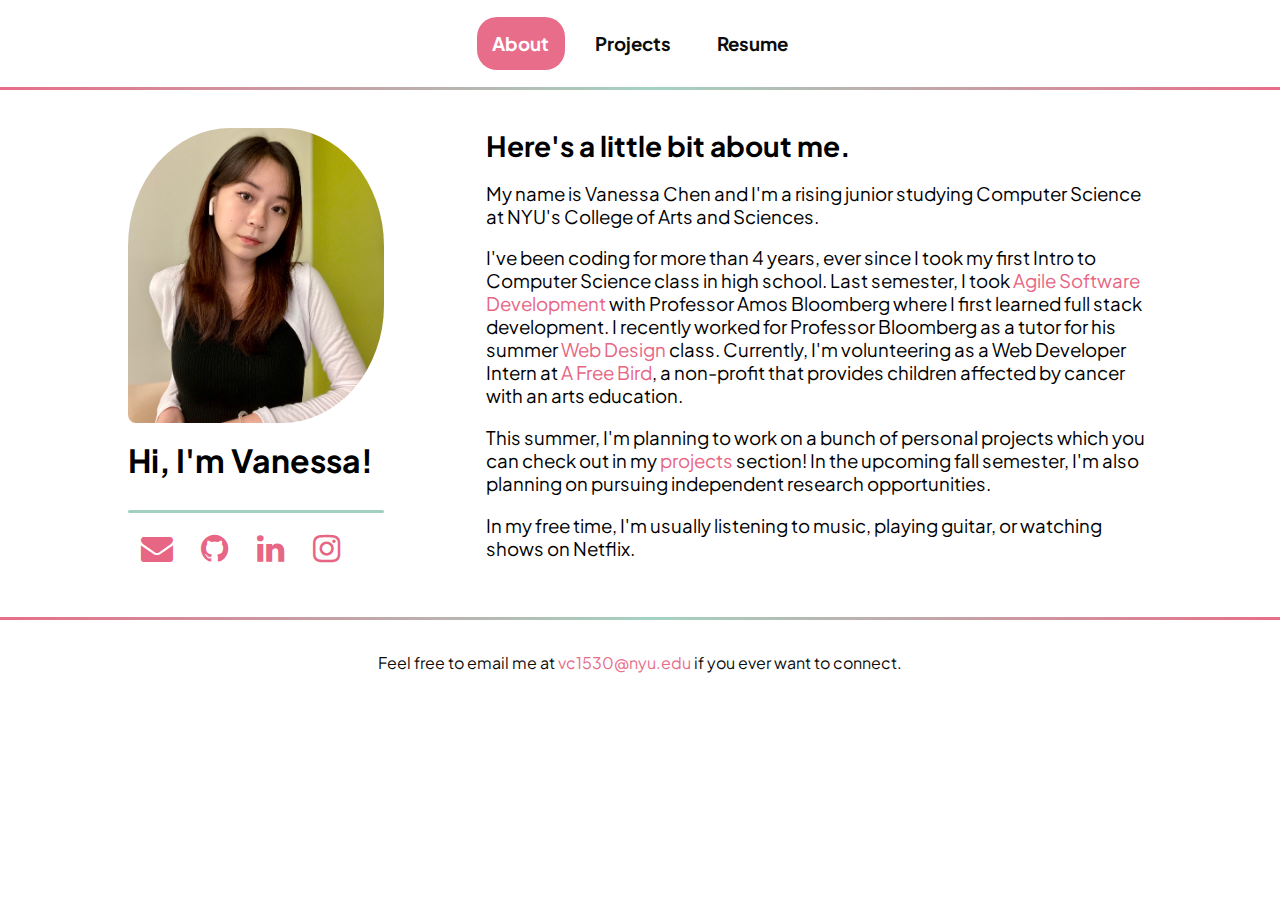
<file: index.html>
<!DOCTYPE html>
<html>

<head>

    <meta charset="utf-8" />
    <title>About Me | Vanessa Chen</title>
    <link rel="icon" href="favicon.ico?" />
    <meta name ="Description" content="Hi! My name's Vanessa and I'm a computer science student at NYU." />

    <meta name="viewport" content="width=device-width initial-scale=1" />
    <link rel="stylesheet" href="css/style.css" />
    <link rel="stylesheet" href="https://cdnjs.cloudflare.com/ajax/libs/font-awesome/4.7.0/css/font-awesome.min.css" />

    <!-- load js files  -->

    <script src="js/jquery.min.js"></script>
    <script src="js/main.js"></script>

</head>

<body>

    <div class="wrapper">

        <header>
            <a class="current" href="/">About</a>
            <a href="/projects.html">Projects</a>
            <a href="/resume.html">Resume</a>
        </header>

        <div class="main">

            <div class="float" id="side">
                <img src="images/me.jpg" />
                <h1>Hi, I'm Vanessa!</h1>
                <div id="socials">
                    <a href="mailto: vc1530@nyu.edu"><i class="fa fa-envelope"></i></a>
                    <a href="https://github.com/vc1530"><i class="fa fa-github"></i></a>
                    <a href="https://www.linkedin.com/in/vanessaschen/"><i class="fa fa-linkedin"></i></a>
                    <a href="https://www.instagram.com/vnsachn"><i class="fa fa-instagram"></i></a>
                </div>
            </div>

            <section class="float" id="about">
                <h2>Here's a little bit about me.</h2>
                <p>
                    My name is Vanessa Chen and I'm a rising junior studying Computer Science at NYU's College of Arts
                    and Sciences.
                </p>
                <p>
                    I've been coding for more than 4 years, ever since I took my first Intro to Computer Science class
                    in high school.
                    Last semester, I took <a
                        href="https://knowledge.kitchen/Agile_Software_Engineering_Course_Syllabus">Agile Software
                        Development</a> with Professor Amos Bloomberg where I first learned full stack development.  
                    I recently worked for Professor Bloomberg as a tutor for his summer <a
                        href="https://nyu-web-design.github.io/course-materials/syllabus">Web Design</a>
                    class. Currently, I'm volunteering as a Web Developer Intern at <a href="https://www.afreebird.org/">A Free Bird</a>, 
                    a non-profit that provides children affected by cancer with an arts education.  
                </p>
                <p>
                    This summer, I'm planning to work on a bunch of personal projects which you can check out in my <a
                        href="/projects.html">projects</a> section!
                    In the upcoming fall semester, I'm also planning on pursuing independent research opportunities.
                </p>
                <p>
                    In my free time, I'm usually listening to music, playing guitar, or watching shows on Netflix.
                </p>
            </section>

            <div class="clear"></div>
        </div>

        <footer>
            Feel free to email me at <a href="mailto: vc1530@nyu.edu">vc1530@nyu.edu</a> if you ever want to connect.
        </footer>

    </div>

</body>

</html>
</file>
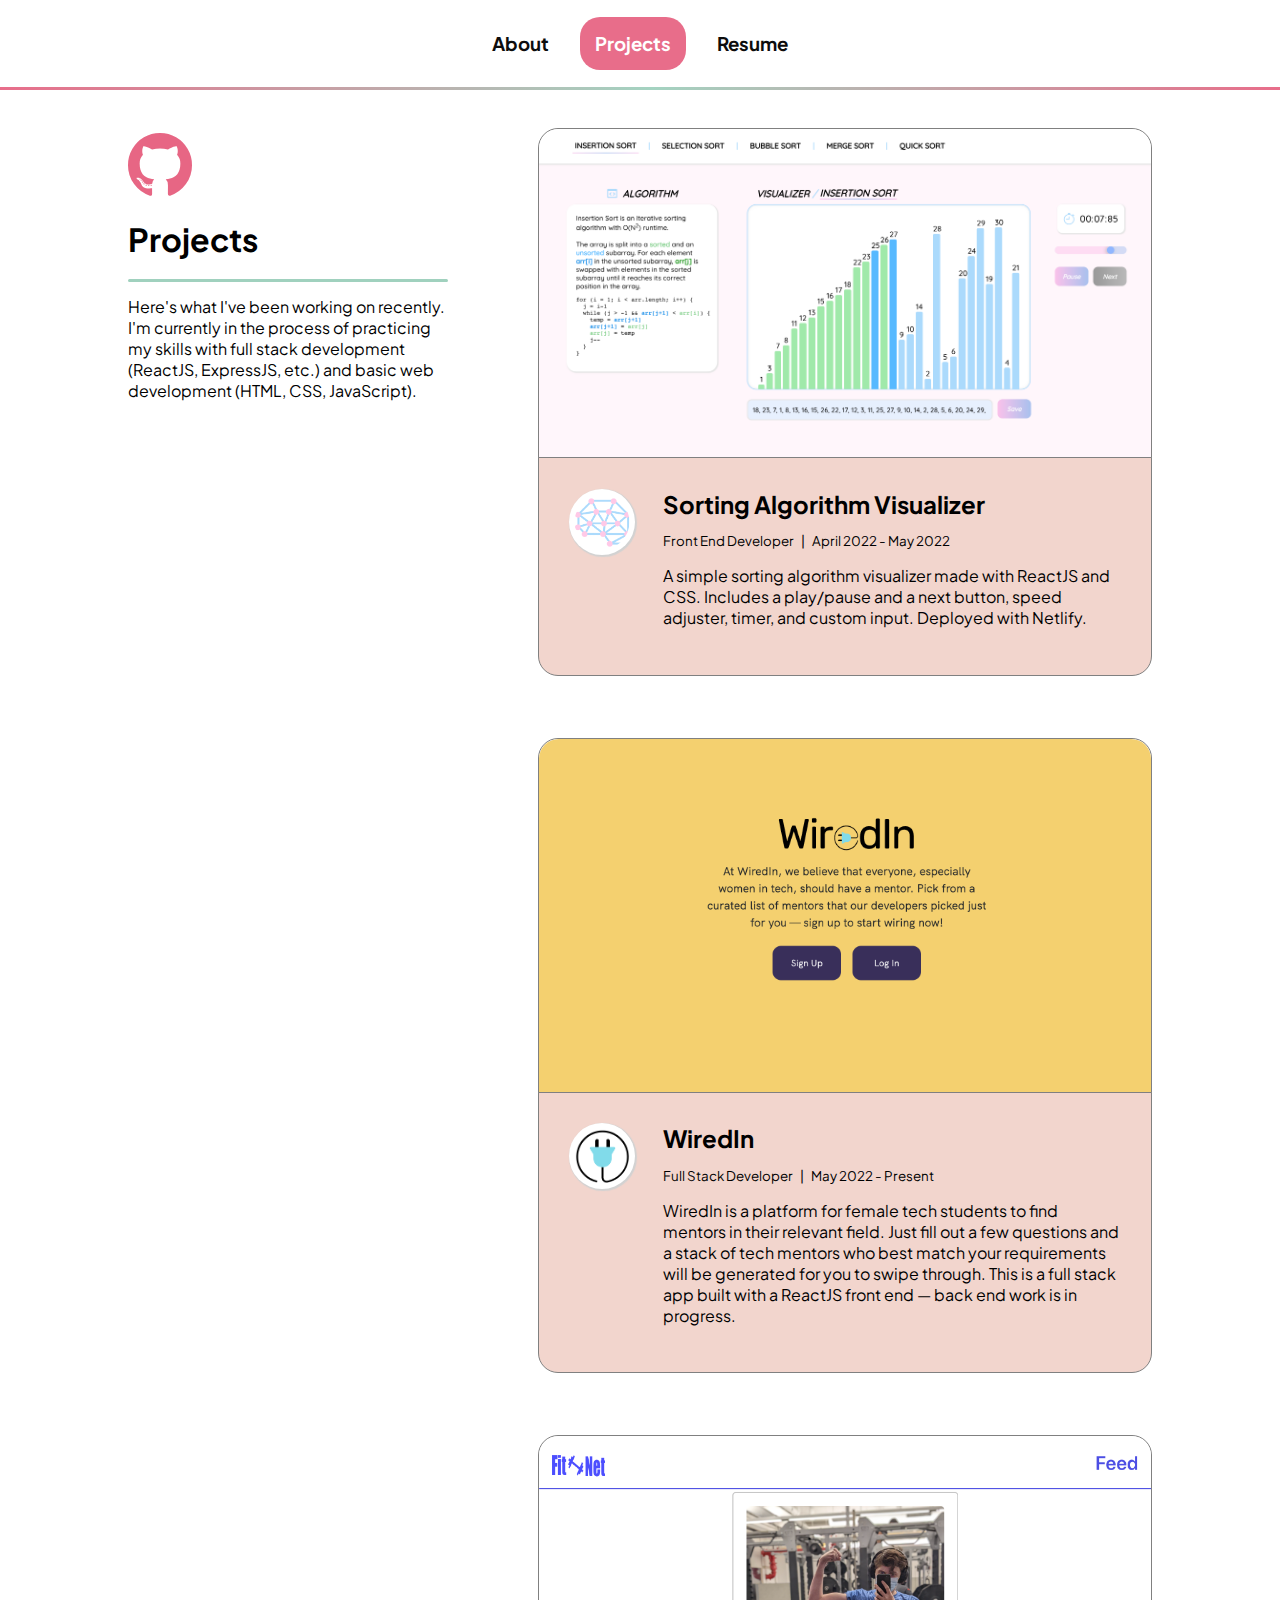
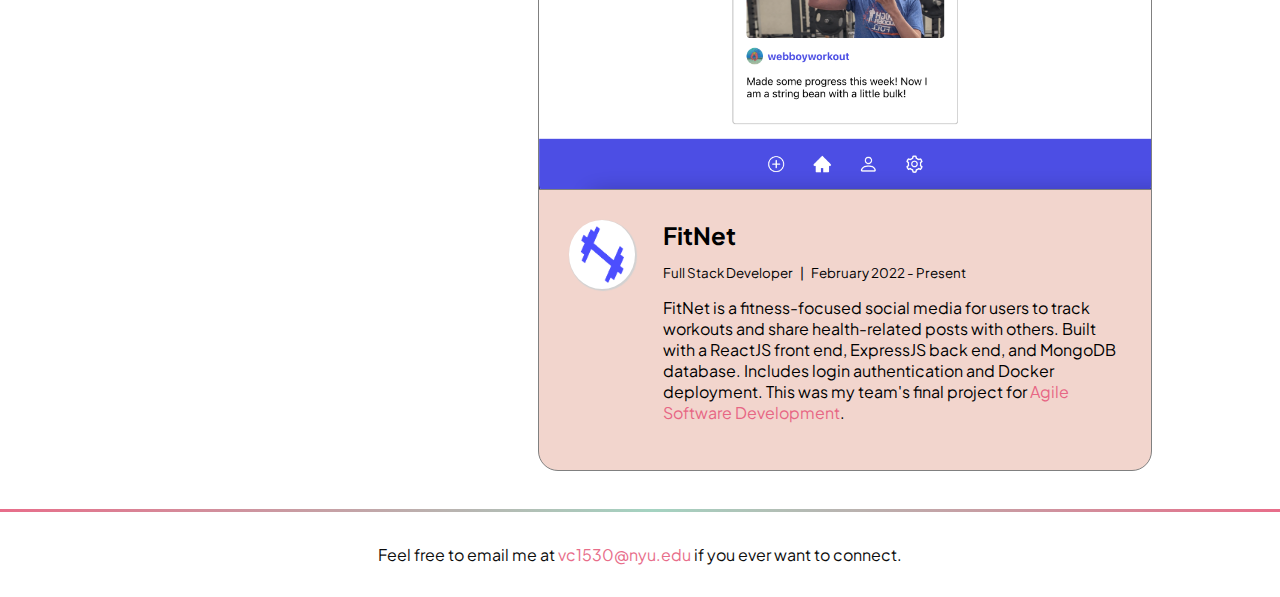
<file: projects.html>
<!DOCTYPE html> 
<html>
    <head>

        <meta charset="utf-8" />
        <title>Projects | Vanessa Chen</title>
        <link rel="icon" href="favicon.ico?" />
        <meta name ="Description" content="Hi! My name's Vanessa and I'm a computer science student at NYU." />

        <meta name="viewport" content="width=device-width initial-scale=1" />
        <link rel="stylesheet" href="css/style.css" />
        <link rel="stylesheet" href="https://cdnjs.cloudflare.com/ajax/libs/font-awesome/4.7.0/css/font-awesome.min.css" />

        <!-- load js files  -->

        <script src="js/jquery.min.js"></script>
        <script src="js/main.js"></script>

    </head>

    <body>
        <div class="wrapper">

            <header>
                <a href="/">About</a>
                <a class="current" href="/projects.html">Projects</a>
                <a href="/resume.html">Resume</a>
            </header>

            <div class="main">

                <div class="float" id="desc">
                    <a id="github" href="https://github.com/vc1530">
                        <i class="fa fa-github"></i>
                    </a>
                    <h1 id="title"><a href="/projects.html">Projects</a></h1>
                    <div id="short">
                        Here's what I've been working on recently. 
                        I'm currently in the process of practicing my skills with full stack development (ReactJS, ExpressJS, etc.) 
                        and basic web development (HTML, CSS, JavaScript). 
                    </div>
                </div>

                <section class="float" id="projects">

                    <section class="project" id="sav">
                        <div class="img-container">
                            <img class="project-img" src="images/sav.png" />
                            <a href="https://github.com/vc1530/sorting-algorithm-visualizer">
                                <i class="fa fa-link"></i>
                            </a>
                        </div>
                        <div class="project-desc">
                            <img class="float" src="images/sav-icon.png" /> 
                            <div class="float project-info"> 
                                <h2>Sorting Algorithm Visualizer</h2>
                                <p class="subtext">Front End Developer&ensp;|&ensp;April 2022 - May 2022</p>
                                <p>A simple sorting algorithm visualizer made with ReactJS and CSS. 
                                    Includes a play/pause and a next button, speed adjuster, timer, and custom input.
                                    Deployed with Netlify. 
                                </p>
                            </div>
                            <div class="clear"></div>
                        </div>
                    </section>

                    <section class="project" id="wiredin">
                        <div class="img-container">
                            <img class="project-img" src="images/wiredin.png" />
                            <a href="https://github.com/vc1530/wiredin"><i class="fa fa-link"></i></a>
                        </div>
                        <div class="project-desc">
                            <img class="float" src="images/wiredin-icon.png" /> 
                            <div class="float project-info"> 
                                <h2>WiredIn</h2>
                                <p class="subtext">Full Stack Developer&ensp;|&ensp;May 2022 - Present</p>
                                <p>WiredIn is a platform for female tech students to find mentors in their relevant field. 
                                    Just fill out a few questions and a stack of 
                                    tech mentors who best match your requirements will be generated for you to swipe through.
                                    This is a full stack app built with a ReactJS front end — back end work is in progress. 
                                </p>
                            </div>
                            <div class="clear"></div>
                        </div>
                    </section>

                    <section class="project" id="fitnet">
                        <div class="img-container">
                            <img class="project-img" src="images/fitnet.png" />
                            <a href="https://github.com/vc1530/final-project-fitnet"><i class="fa fa-link"></i></a>
                        </div>
                        <div class="project-desc">
                            <img class="float" src="images/fitnet-icon.png" /> 
                            <div class="float project-info"> 
                                <h2>FitNet</h2>
                                <p class="subtext">Full Stack Developer&ensp;|&ensp;February 2022 - Present</p>
                                <p>FitNet is a fitness-focused social media for users to track workouts and share
                                    health-related posts with others. Built with a ReactJS front end, ExpressJS back end, 
                                    and MongoDB database. Includes login authentication and Docker deployment. This was
                                    my team's final project for <a id="class-link"
                                    href="https://knowledge.kitchen/Agile_Software_Engineering_Course_Syllabus">Agile Software
                                    Development</a>. 
                                </p>
                            </div>
                            <div class="clear"></div>
                        </div>
                    </section>

                </section>

                <div class="clear"></div>

            </div>

            <footer>
                Feel free to email me at <a href="mailto: vc1530@nyu.edu">vc1530@nyu.edu</a> if you ever want to connect.
            </footer>

        </div>
    </body>

</html>
</file>
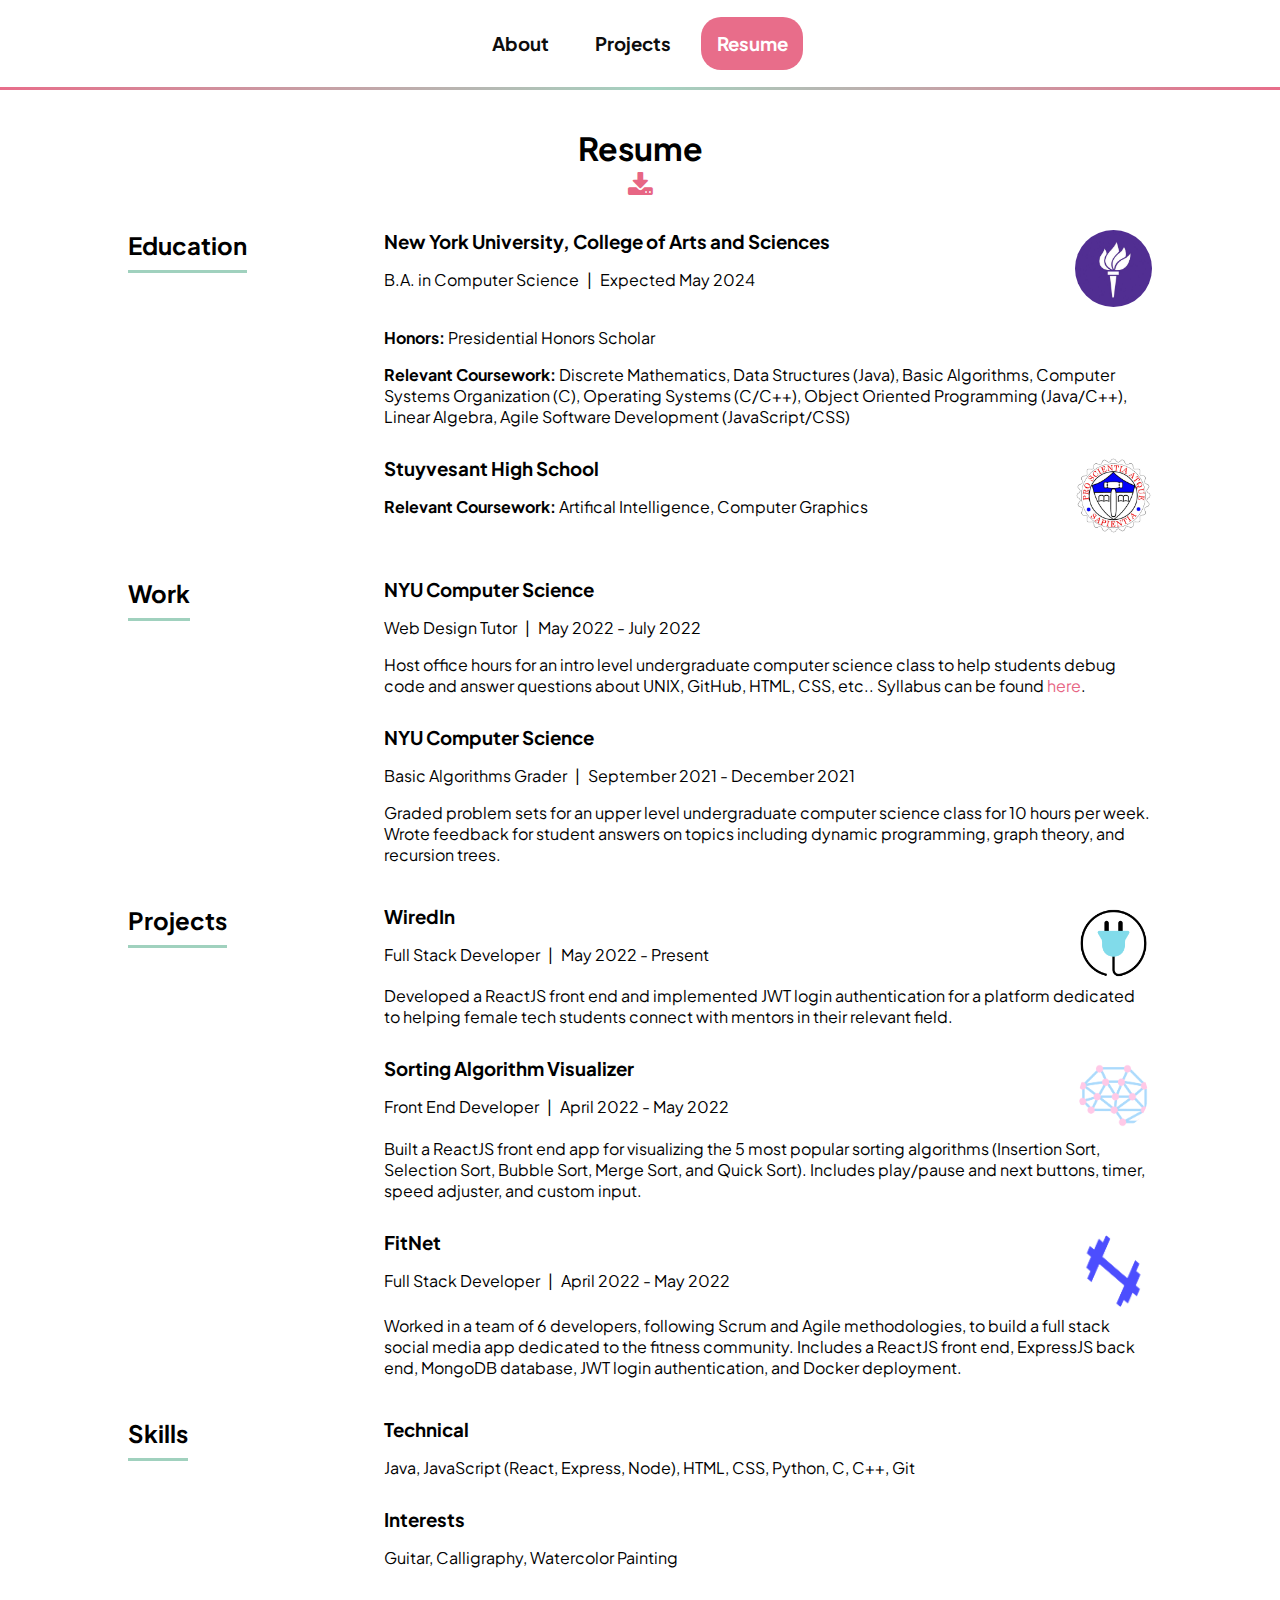
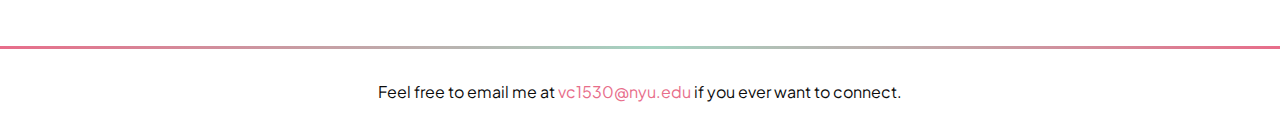
<file: resume.html>
<!DOCTYPE html>
<html>

    <head>

        <meta charset="utf-8" />
        <title>Resume | Vanessa Chen</title>
        <link rel="icon" href="favicon.ico?" />
        <meta name ="Description" content="Hi! My name's Vanessa and I'm a computer science student at NYU." />

        <meta name="viewport" content="width=device-width initial-scale=1" />
        <link rel="stylesheet" href="css/style.css" />
        <link rel="stylesheet" href="https://cdnjs.cloudflare.com/ajax/libs/font-awesome/4.7.0/css/font-awesome.min.css" />

        <!-- load js files  -->

        <script src="js/jquery.min.js"></script>
        <script src="js/main.js"></script>

    </head>

    <body>

        <div class="wrapper">

            <header>
                <a href="/">About</a>
                <a href="/projects.html">Projects</a>
                <a class="current" href="/resume.html">Resume</a>
            </header>

            <div class="main">

                <div id="heading">
                    <h1>Resume</h1>
                    <a href="/documents/ChenVanessaResume.pdf" download>
                        <i class="fa fa-download"></i>
                    </a>
                </div>
            
                <section class="section" id="education">
                    <div class="float section-title">
                        <h2>Education</h2>
                    </div>
                    <div class="float section-body">
                        <div id="college">
                            <div>
                                <div class="float heading">
                                    <h3>New York University, College of Arts and Sciences</h3>
                                    <p>B.A. in Computer Science&ensp;|&ensp;Expected May 2024</p>
                                </div>
                                <a class="float icon" href="https://nyu.edu">
                                    <img src="images/nyu.jpg"/>
                                </a>
                                <div class="clear"></div>
                            </div>
                            <p><b>Honors: </b>Presidential Honors Scholar</p>
                            <p><b>Relevant Coursework: </b>
                                Discrete Mathematics, Data Structures (Java), Basic Algorithms, 
                                Computer Systems Organization (C), Operating Systems (C/C++), Object Oriented Programming (Java/C++), 
                                Linear Algebra, Agile Software Development (JavaScript/CSS)
                            </p>
                        </div>
                        <div id="high-school">
                            <div class="float heading">
                                <h3>Stuyvesant High School</h3>
                                <p><b>Relevant Coursework: </b>
                                    Artifical Intelligence, Computer Graphics 
                                </p>
                            </div>
                            <a class="float icon" href="https://stuy.enschool.org/">
                                <img id="stuy-icon" src="images/stuy.jpg"/>
                            </a>
                            <div class="clear"></div>
                        </div>
                    </div>
                    <div class="clear"></div>
                </section>

                <section class="section" id="work">
                    <div class="float section-title">
                        <h2>Work</h2>
                    </div>
                    <div class="float section-body">
                        <div id="web-design">
                            <div class="heading">
                                <h3>NYU Computer Science</h3>
                                <p>Web Design Tutor&ensp;|&ensp;May 2022 - July 2022</p>
                            </div>
                            <div>
                                Host office hours for an intro level undergraduate computer science class to help students debug code and answer questions about UNIX, GitHub,
                                HTML, CSS, etc.. Syllabus can be found <a href="https://nyu-web-design.github.io/course-materials/syllabus">here</a>.
                            </div>
                        </div>

                        <div id="basic-algo">
                            <div class="heading">
                                <h3>NYU Computer Science</h3>
                                <p>Basic Algorithms Grader&ensp;|&ensp;September 2021 - December 2021</p>
                            </div>
                            <div>
                                Graded problem sets for an upper level undergraduate computer science class for 10 
                                hours per week. Wrote feedback for student answers on topics including dynamic programming, 
                                graph theory, and recursion trees. 
                            </div>
                        </div>
                    </div>
                    <div class="clear"></div>
                </section>

                <section class="section" id="resume-projects">
                    <div class="float section-title">
                        <h2>Projects</h2>
                    </div>
                    <div class="float section-body">
                        <div id="resume-wiredin">
                            <div class="float heading">
                                <h3>WiredIn</h3>
                                <p>Full Stack Developer&ensp;|&ensp;May 2022 - Present</p>
                            </div>
                            <a class="float icon" href="https://github.com/vc1530/wiredin">
                                <img class="pad-img" src="images/wiredin-icon.png"/>
                            </a>
                            <div class="clear"></div>
                            <div>
                                Developed a ReactJS front end and implemented JWT login authentication for 
                                a platform dedicated to helping female tech students connect with mentors in their 
                                relevant field. 
                            </div>
                        </div>

                        <div id="resume-sav">
                            <div class="float heading">
                                <h3>Sorting Algorithm Visualizer</h3>
                                <p>Front End Developer&ensp;|&ensp;April 2022 - May 2022</p>
                            </div>
                            <a class="float icon" href="https://github.com/vc1530/sorting-algorithm-visualizer">
                                <img class="pad-img" src="images/sav-icon.png" />
                            </a>
                            <div class="clear"></div>
                            <div>
                                Built a ReactJS front end app for visualizing the 5 most popular sorting algorithms 
                                (Insertion Sort, Selection Sort, Bubble Sort, Merge Sort, and Quick Sort). 
                                Includes play/pause and next buttons, timer, speed adjuster, and custom input. 
                            </div>
                        </div>

                        <div id="resume-fitnet">
                            <div class="float heading">
                                <h3>FitNet</h3>
                                <p>Full Stack Developer&ensp;|&ensp;April 2022 - May 2022</p>
                            </div>
                            <a class="float icon" href="https://github.com/vc1530/final-project-fitnet">
                                <img class="pad-img" src="images/fitnet-icon.png" />
                            </a>
                            <div class="clear"></div>
                            <div>
                                Worked in a team of 6 developers, following Scrum and Agile methodologies, 
                                to build a full stack social media app dedicated to the fitness community. 
                                Includes a ReactJS front end, ExpressJS back end, MongoDB database, JWT login 
                                authentication, and Docker deployment. 
                            </div>
                        </div>

                    </div>
                    <div class="clear"></div>
                </section>

                <section class="section" id="skills">
                    <div class="float section-title">
                        <h2>Skills</h2>
                    </div>
                    <div class="float section-body">

                        <div>
                            <h3>Technical</h3>
                            <p>
                                Java, JavaScript (React, Express, Node), HTML, CSS, Python, C, C++, Git 
                            </p>
                        </div>

                        <div>
                            <h3>Interests</h3>
                            <p>
                                Guitar, Calligraphy, Watercolor Painting 
                            </p>
                        </div>

                    </div>
                    <div class="clear"></div>
                </section>

            </div>

            <footer>
                Feel free to email me at <a href="mailto: vc1530@nyu.edu">vc1530@nyu.edu</a> if you ever want to connect.
            </footer>

        </div>

    </body>

</html>
</file>
<file: css/style.css>
@import url('https://fonts.googleapis.com/css2?family=Plus+Jakarta+Sans:wght@300;700&display=swap');

:root { 
    --text-color: rgb(60, 60, 60); 
    --almond: #f2d5cd; 
    --deep-blush: #e76684; 
    --cutty-sark: #507b75; 
    --sea-nymph: #74a39c; 
    --sinbad: #a0d1be; 
    --shadow: rgb(210, 210, 210); 
    --font-family: 'Plus Jakarta Sans', sans-serif; 
    --gradient: linear-gradient(to right, var(--deep-blush) 0%, var(--sinbad) 51%, var(--deep-blush) 100%); 
    --inverse-gradient: linear-gradient(to right, var(--sinbad) 0%, var(--deep-blush) 51%, var(--sinbad) 100%); 
}

/* fadeIn animation  */

@keyframes fadeIn {
    0% {opacity:0;}
    100% {opacity:1;}
  }
  
  @-moz-keyframes fadeIn {
    0% {opacity:0;}
    100% {opacity:1;}
  }
  
  @-webkit-keyframes fadeIn {
    0% {opacity:0;}
    100% {opacity:1;}
  }
  
  @-o-keyframes fadeIn {
    0% {opacity:0;}
    100% {opacity:1;}
  }
  
  @-ms-keyframes fadeIn {
    0% {opacity:0;}
    100% {opacity:1;}
  }

/* general styling  */

body { 
    font-family: var(--font-family);
    margin: 0; 
}

img { 
    width: 100%; 
}

div.wrapper {   
    margin-left: auto; 
    margin-right: auto; 
}

.clear { 
    clear: both; 
}

.float { 
    float: left; 
}

.main {    
    padding: 10% 10% 3% 10%; 
    animation: fadeIn 1.5s;
    -webkit-animation: fadeIn 1.5s;
    -moz-animation: fadeIn 1.5s;
    -o-animation: fadeIn 1.5s;
    -ms-animation: fadeIn 1.5s;
}

a { 
    text-decoration: none;
    color: var(--deep-blush); 
    transition: .25s; 
}

a:hover {
    color: var(--sinbad); 
    transition: .25s; 
}

h1, h2, h3 { 
    margin: 0; 
}

/* header and footer styling  */

header, footer { 
    text-align: center;
    vertical-align: middle; 
    border-width: 3px;
    width: 95%; 
    padding: 2.5%; 
    z-index: 99; 
    background-color: white;
    opacity: 95%; 
}

header {
    border-image: var(--gradient); 
    border-image-slice: 1;
    border-bottom-style: solid; 
    position: fixed; 
}

header a { 
    color: black; 
    margin: 0 .5%;
    padding: 1.25%; 
    transition: .25s;  
    font-weight: bold;
    border-radius: 20px;
    font-size: 14pt; 
}

header a:hover { 
    color: white; 
    background-color: var(--sinbad);
    transition: .25s;  
}

.current { 
    color: white; 
    background-color: var(--deep-blush);
    transition: .25s; 
}

footer { 
    border-image: var(--gradient); 
    border-image-slice: 1; 
    border-top-style: solid; 
}

/* about page styling  */

#side { 
    width: 25%; 
    overflow-wrap: break-word;
}

#side > * { 
    margin-bottom: 5%; 
}

#side img { 
    border-radius: 40% 40% 40% 3%;  
}

#side h1::after {
    content: "";
    display: inline-block; 
    background-color: var(--sinbad); 
    width: 100%; 
    height: 3px; 
    border-radius: 20px; 
}

#socials i { 
    padding: 0 5%; 
    font-size: 24pt; 
}

#about { 
    font-size: 14pt; 
    margin-left: 10%; 
    width: 65%; 
}

/* projects page styling  */

/* side description */

#desc { 
    width: 25%; 
    position: fixed; 
    z-index: 98; 
    background-color: white;
}

#desc > * {
    margin-bottom: 5%; 
    width: fit-content; 
}

#desc i { 
    font-size: 75px; 
}

#github { 
    display: block; 
}

#title, #short { 
    max-width: 100%; 
    overflow-wrap: break-word; 
}

#title a { 
    color: black; 
}

#title a:hover{ 
    color: var(--deep-blush); 
}

#short::before { 
    content: "";
    display: inline-block; 
    background-color: var(--sinbad); 
    width: 100%; 
    height: 3px; 
    border-radius: 20px; 
    margin-bottom: 10px; 
}

/* projects */

#projects { 
    margin-left: 40%; 
    width: 60%;
}

#sav { 
    margin-top: 0; 
}

#fitnet { 
    margin-bottom: 0; 
}

.project { 
    margin: 10% 0; 
}

.img-container { 
    border-radius: 20px 20px 0 0; 
    border: .25px solid gray; 
    position: relative; 
}

.img-container i { 
    display: none; 
    padding: 3%; 
    border-radius: 50%; 
    background-color: white; 
    font-size: 40px; 
    top: 50%; 
    left: 50%; 
    position: absolute; 
    transform: translate(-50%, -50%);
}

.project-img { 
    border-radius: 20px 20px 0 0; 
    transition: .25s; 
}

.project-img:hover { 
    transition: .25s; 
}

.project-desc { 
    border: .25px solid gray; 
    position: relative; 
    z-index: 1; 
    background-color: var(--almond);
    padding: 5%; 
    margin-top: -5px; 
    transition: .25s; 
    border-radius: 0 0 20px 20px; 
}

.project-desc img { 
    background-color: white; 
    padding: 1%; 
    border-radius: 50%; 
    width: 10%; 
    box-shadow: 1px 1px 1px 1px var(--shadow);
}

.project-info { 
    margin-left: 5%; 
    width: 83%; 
}

.subtext { 
    font-size: 10pt;  
}

#class-link:hover { 
    color: var(--cutty-sark); 
}

/* resume  */

#heading { 
    text-align: center;
    margin-bottom: 30px; 
}

#heading i { 
    margin-top: 5px; 
    font-size: 20pt; 
}

.section-title { 
    width: 15%; 
}

.section-title h2 { 
    max-width: 100%; 
    width: fit-content; 
    overflow-wrap: break-word;
    padding-bottom: 10px; 
    border-bottom-style: solid; 
    border-width: 3px; 
    border-color: var(--sinbad); 
}

.section { 
    margin-bottom: 10px; 
}

.section-body { 
    margin-left: 10%; 
    width: 75%; 
}

.section-body > * { 
    margin-bottom: 30px; 
}

.icon { 
    width: 10%; 
    display: block; 
}

.icon img { 
    transition: .25s; 
    border-radius: 50%; 
}

.icon img:hover { 
    transition: .25s; 
    box-shadow: 1px 1px 1px 1px var(--shadow); 
}

.heading { 
    width: 90%; 
}

.pad-img { 
    width: 90%; 
    padding: 5%; 
}
</file>
